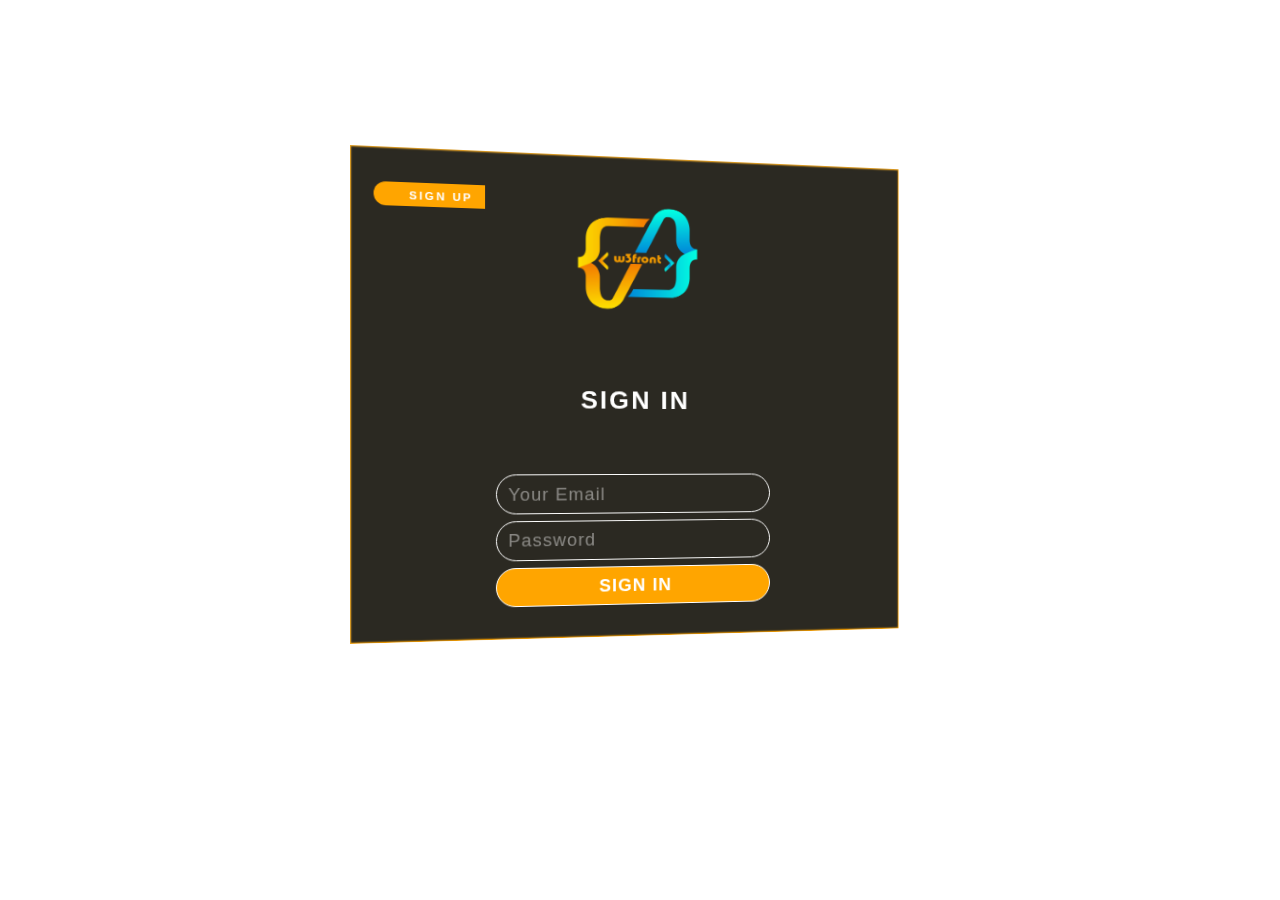
<file: 3D-form/index.html>
<!DOCTYPE html>
<html lang="en">

<head>
    <meta charset="UTF-8" />
    <meta http-equiv="X-UA-Compatible" content="IE=edge" />
    <meta name="viewport" content="width=device-width, initial-scale=1.0" />
    <title>3D Form</title>
    <link rel="stylesheet" href="style.css" />
</head>

<body>
    <div class="container">
        <div class="forms-wrapper">
            <form class="signin-form">
                <img src="./images/w3front-png.png" alt="" />
                <a href="#" class="signup-btn">Sign Up</a>
                <h2>Sign In</h2>
                <div class="inputs-wrapper">
                    <input type="text" placeholder="Your Email" />
                    <input type="password" placeholder="Password" />
                    <input type="submit" value="Sign In" />
                </div>
            </form>
            <form class="signup-form">
                <img src="./images/w3front-png.png" alt="" />
                <a href="#" class="signin-btn">Sign In</a>
                <h2>Sign Up</h2>
                <div class="inputs-wrapper">
                    <input type="text" placeholder="Your Name" />
                    <input type="text" placeholder="Your Email" />
                    <input type="password" placeholder="Password" />
                    <input type="password" placeholder="Confirm Password" />
                    <input type="submit" value="Sign Up" />
                </div>
            </form>
        </div>
    </div>

    <script src="script.js"></script>
</body>

</html>
</file>
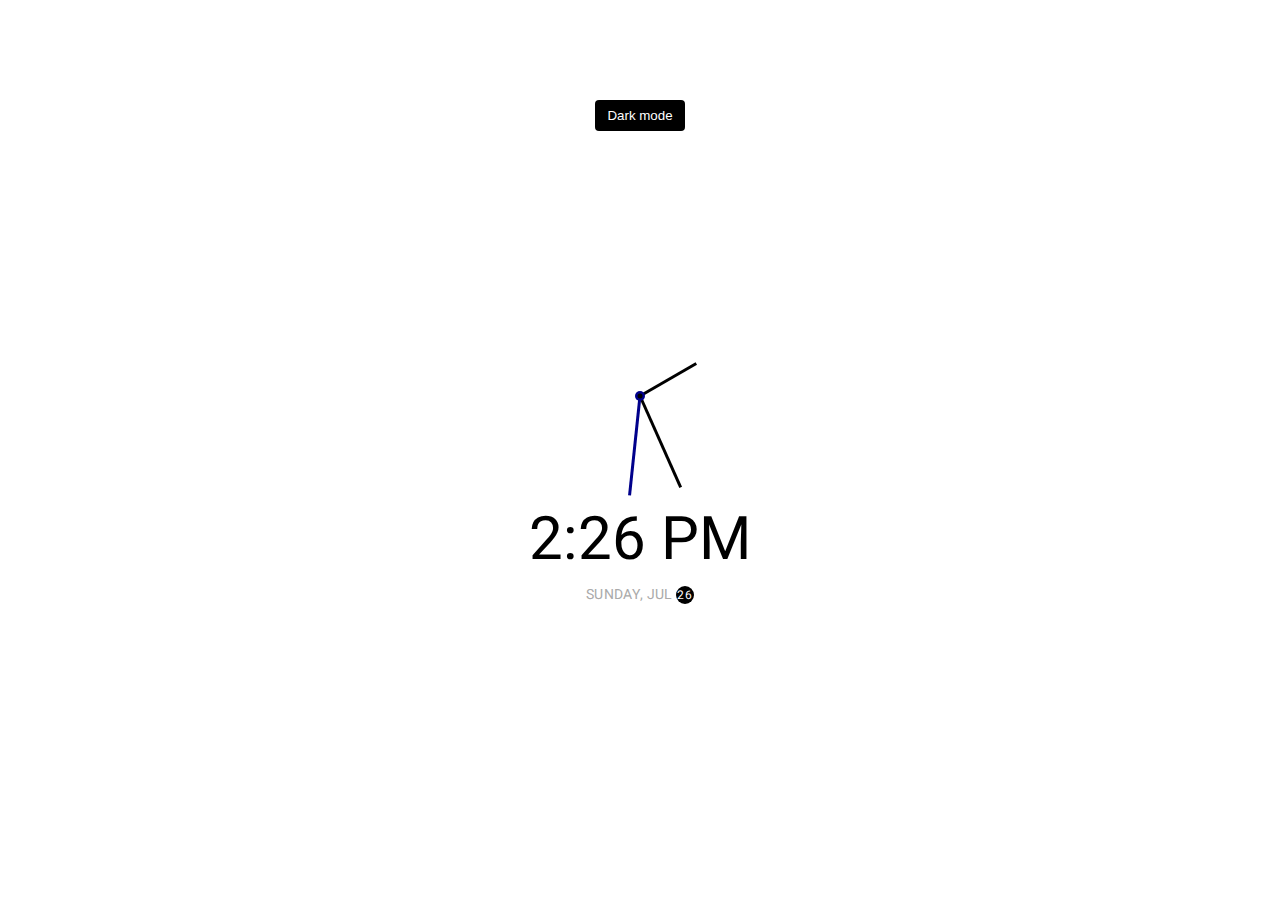
<file: dark&light-clock/index.html>
<!DOCTYPE html>
<html lang="en">
  <head>
    <meta charset="UTF-8" />
    <meta name="viewport" content="width=device-width, initial-scale=1.0" />
    <link rel="stylesheet" href="style.css" />
    <title>Dark & light Clock</title>
  </head>
  <body>

    <button class="toggle">Dark mode</button>

    <div class="clock-container">
      <div class="clock">
        <div class="needle hour"></div>
        <div class="needle minute"></div>
        <div class="needle second"></div>
        <div class="center-point"></div>
      </div>

      <div class="time"></div>
      <div class="date"></div>
    </div>

    <script src="script.js"></script>
  </body>
</html>
</file>
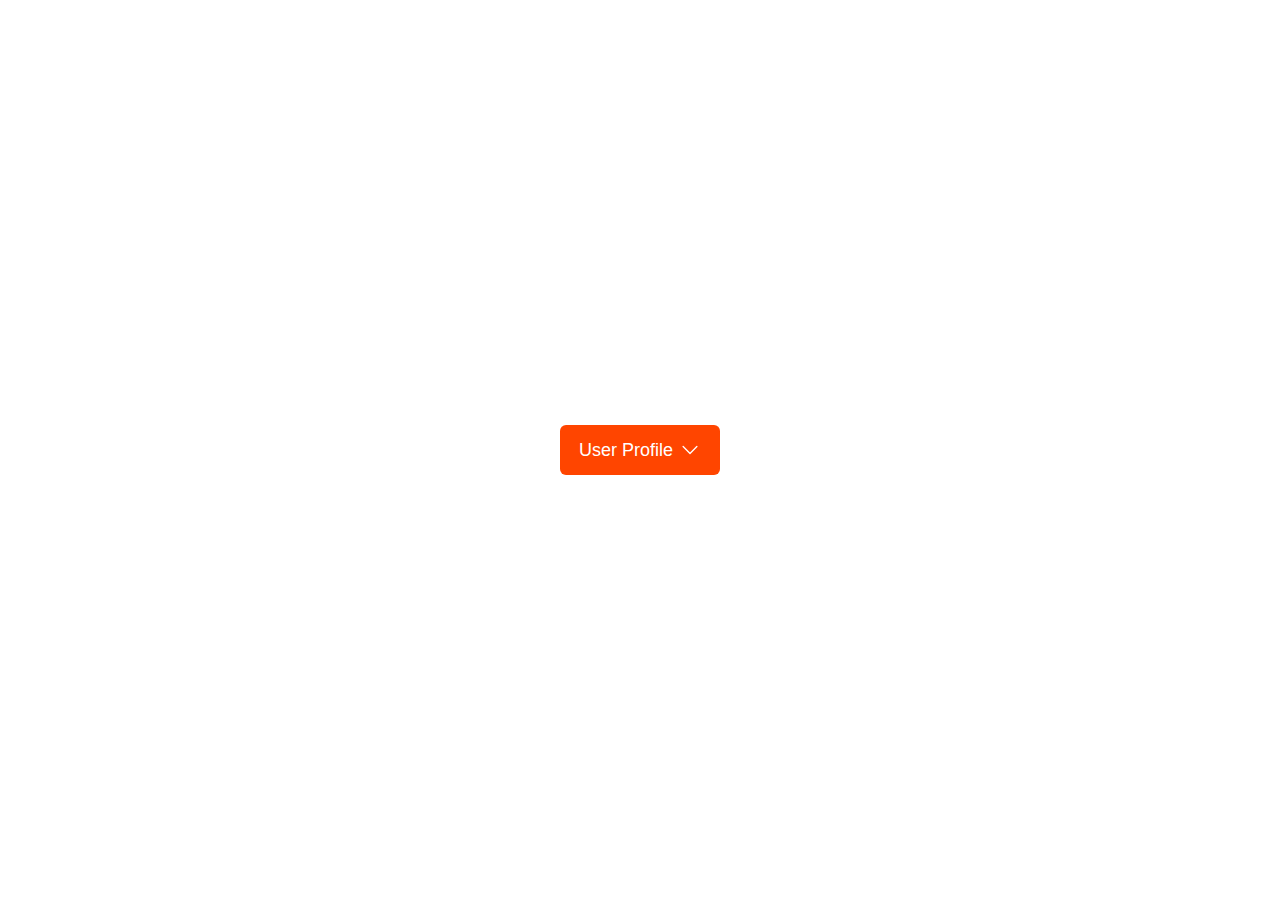
<file: dropdown-hover-menu/index.html>
<!DOCTYPE html>
<html>
    <head>
        <meta charset="UTF-8">
        <meta http-equiv="X-UA-Compatible" content="IE=edge">
        <meta name="viewport" content="width=device-width, initial-scale=1.0">
        <title>hover-dropdown</title>
        <link rel="stylesheet" href="styles/app.css">
    </head>
    <body>
        <div class="dropdown">
            <button class="dropdown__btn">
                User Profile
                <svg xmlns="http://www.w3.org/2000/svg" fill="none" viewBox="0 0 24 24" stroke-width="1.5" stroke="currentColor">
                    <path stroke-linecap="round" stroke-linejoin="round" d="M19.5 8.25l-7.5 7.5-7.5-7.5" />
                </svg>                  
            </button>
            <div class="dropdown__content">
                <a href="#">Basket</a>
                <a href="#">Courses</a>
                <a href="#">Account</a>
                <a href="#">Logout</a>
            </div>
        </div>
    </body>
</html>
</file>
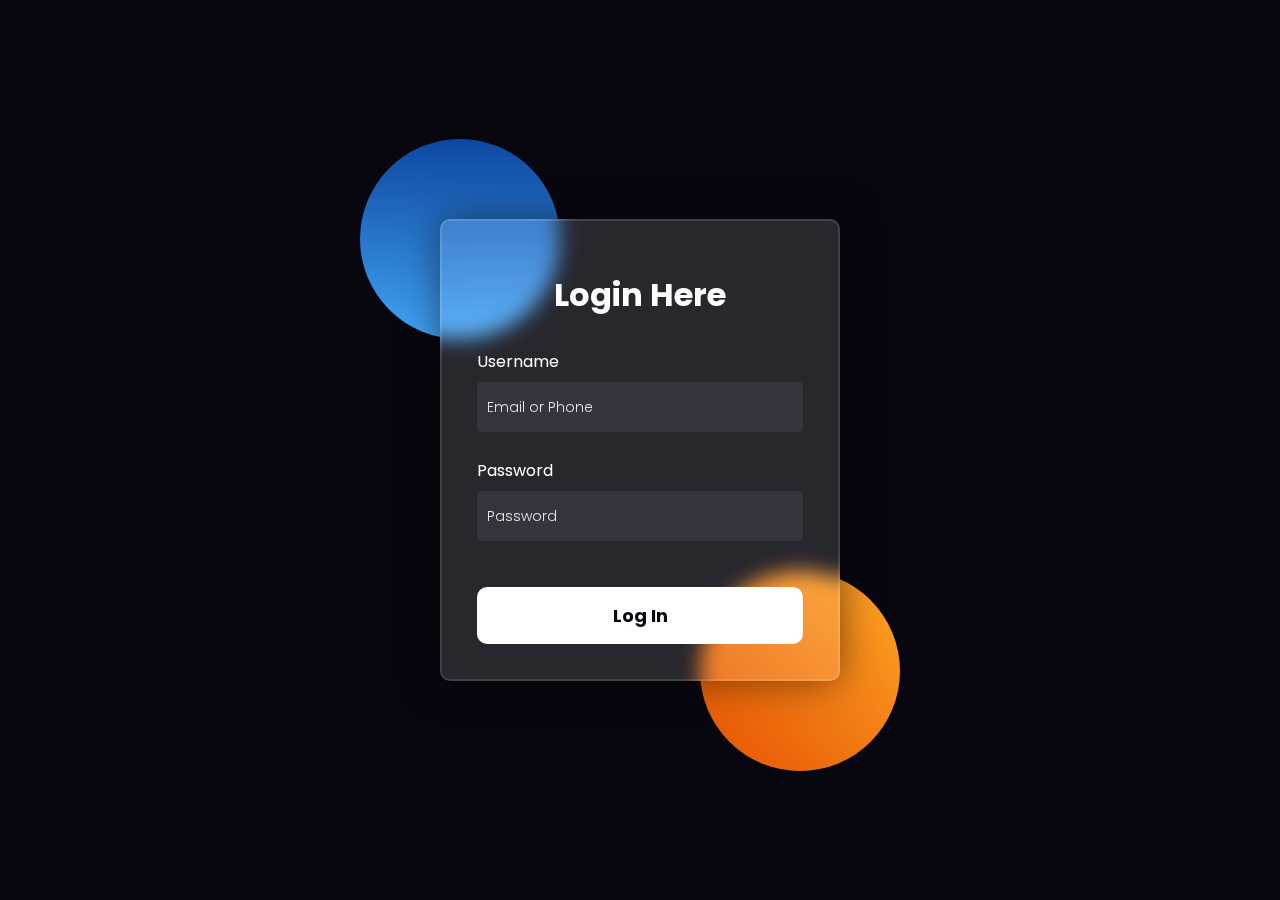
<file: Glassmorphism-login/index.html>
<!DOCTYPE html>
<html lang="en">
<head>
    <meta charset="UTF-8">
    <meta name="viewport" content="width=device-width, initial-scale=1.0">
    <title>Glassmorphism-login</title>
    <link rel="stylesheet" href="styles/app.css">
    <link href="https://fonts.googleapis.com/css2?family=Poppins&display=swap" rel="stylesheet">
</head>
<body>
    <div class="wrapper">
        <div class="shape shape--one"></div>
        <div class="shape shape--two"></div>
        <form action="#" class="form">
            <h2 class="form__title">Login Here</h2>
            <div class="form__input-wrapper">
                <label class="form__label" for="username">Username</label>
                <input type="text" class="form__input" id="username" placeholder="Email or Phone">
            </div>
            <div>
                <label class="form__label" for="password">Password</label>
                <input type="password" class="form__input" id="password" placeholder="Password">
            </div>
            <button type="submit" class="form__submit-btn">Log In</button>
        </form>
    </div>
</body>
</html>
</file>
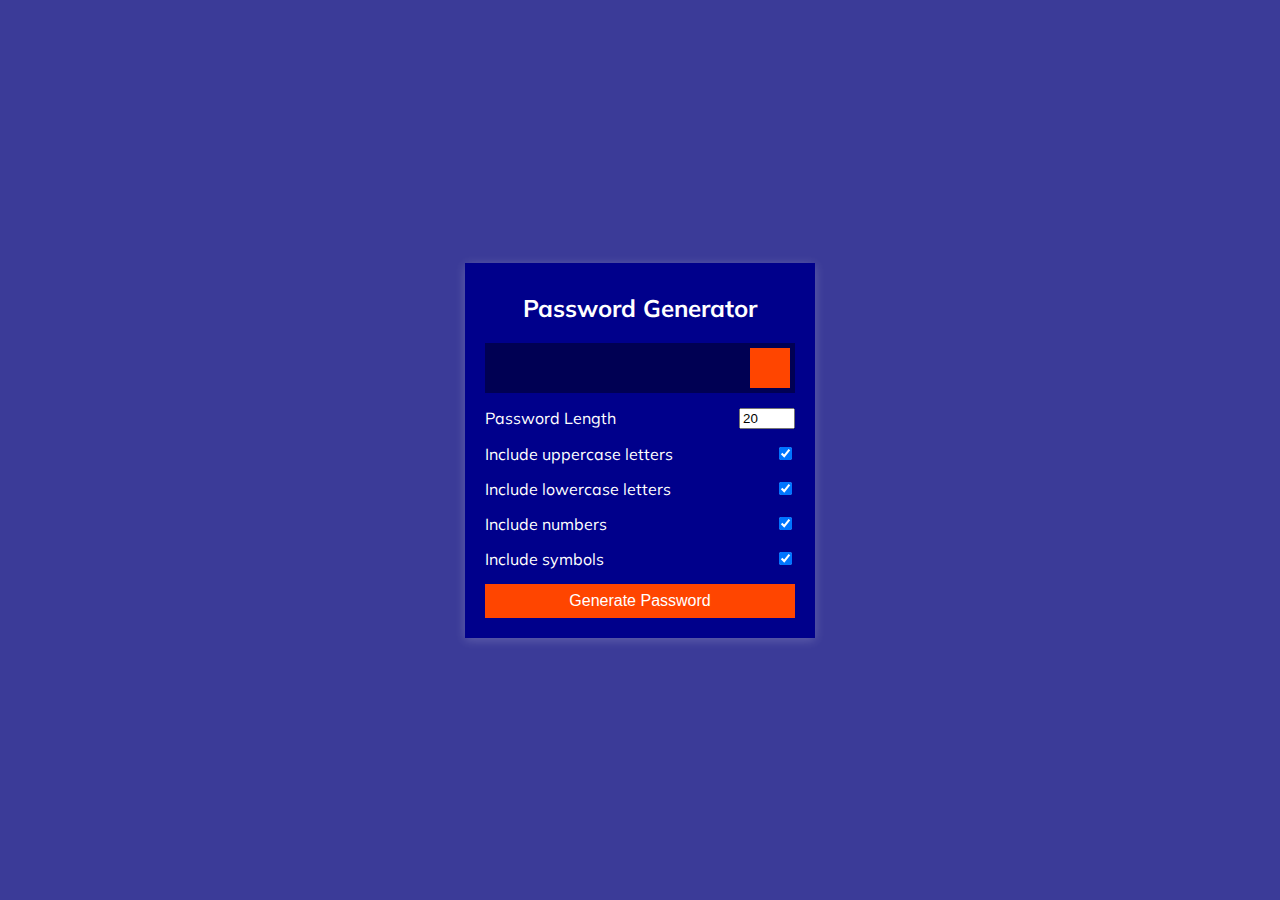
<file: password-generator/index.html>
<!DOCTYPE html>
<html lang="en">
  <head>
    <meta charset="UTF-8" />
    <meta name="viewport" content="width=device-width, initial-scale=1.0" />
    <link rel="stylesheet" href="https://cdnjs.cloudflare.com/ajax/libs/font-awesome/5.14.0/css/all.min.css" integrity="sha512-1PKOgIY59xJ8Co8+NE6FZ+LOAZKjy+KY8iq0G4B3CyeY6wYHN3yt9PW0XpSriVlkMXe40PTKnXrLnZ9+fkDaog==" crossorigin="anonymous" />
    <link rel="stylesheet" href="style.css" />
    <title>Password Generator</title>
  </head>
  <body>
    <div class="container">
      <h2>Password Generator</h2>
      <div class="result-container">
        <span id="result"></span>
        <button class="btn" id="clipboard">
          <i class="far fa-clipboard"></i>
        </button>
      </div>
      <div class="settings">
        <div class="setting">
          <label>Password Length</label>
          <input type="number" id="length" min="4" max="20" value="20">
        </div>
        <div class="setting">
          <label>Include uppercase letters</label>
          <input type="checkbox" id="uppercase" checked>
        </div>
        <div class="setting">
          <label>Include lowercase letters</label>
          <input type="checkbox" id="lowercase" checked>
        </div>
        <div class="setting">
          <label>Include numbers</label>
          <input type="checkbox" id="numbers" checked>
        </div>
        <div class="setting">
          <label>Include symbols</label>
          <input type="checkbox" id="symbols" checked>
        </div>
      </div>

      <button class="btn btn-large" id="generate">
        Generate Password
      </button>
    </div>
    <script src="script.js"></script>
  </body>
</html>
</file>
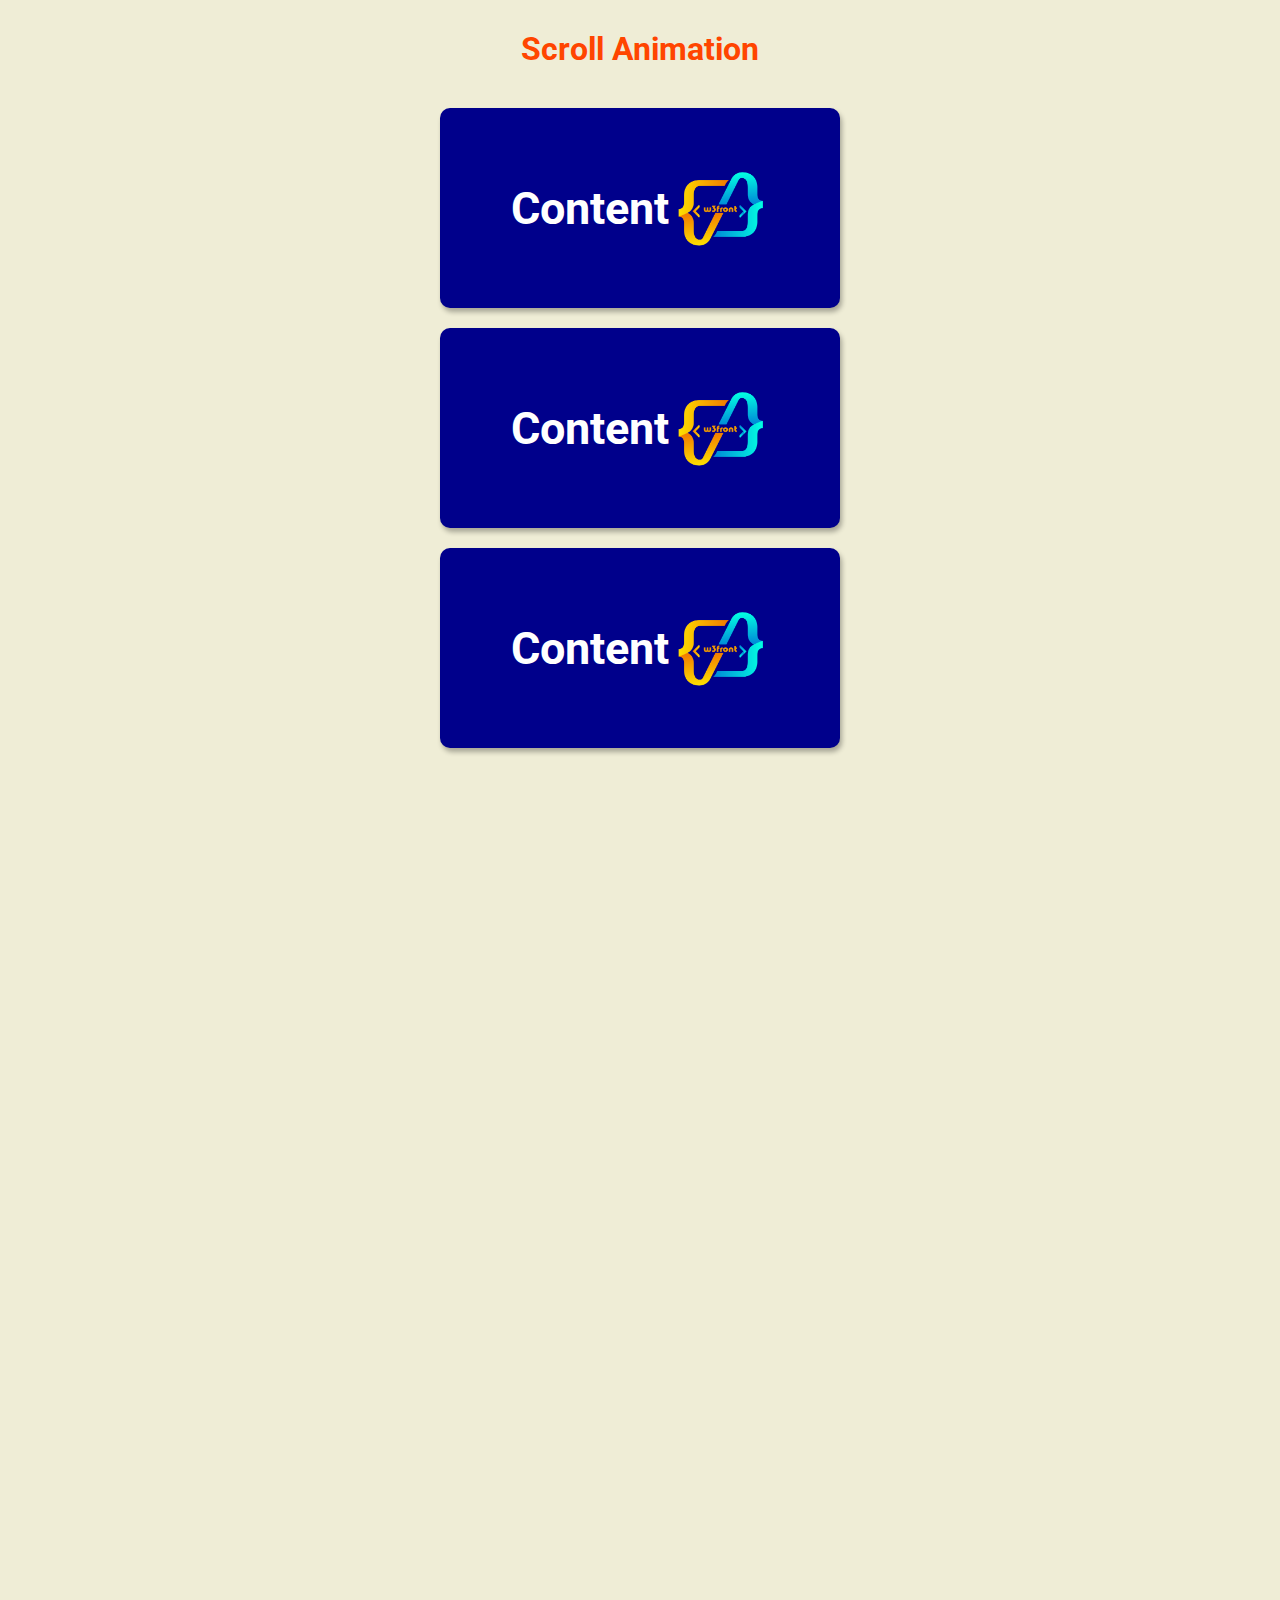
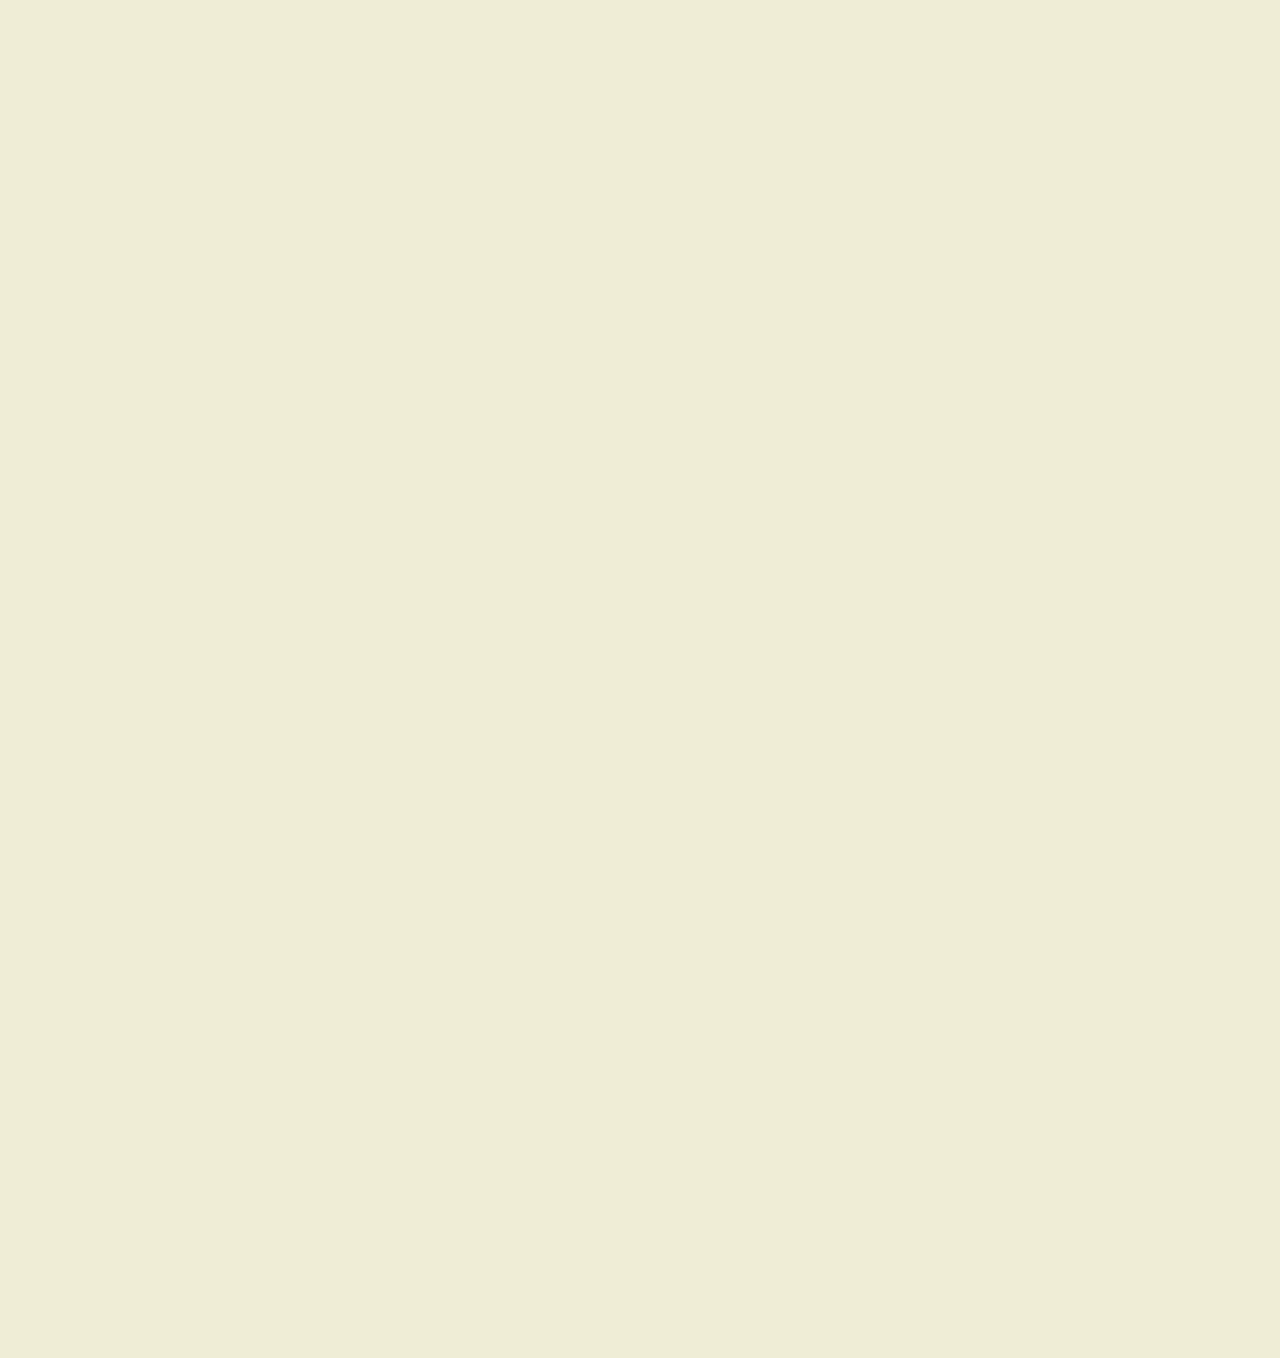
<file: scroll-animation/index.html>
<!DOCTYPE html>
<html lang="en">
  <head>
    <meta charset="UTF-8" />
    <meta name="viewport" content="width=device-width, initial-scale=1.0" />
    <link rel="stylesheet" href="style.css" />
    <title>Scroll Animation</title>
  </head>
  <body>
    <h1>Scroll Animation</h1>
    <div class="box">
      <h2>Content</h2>
      <img src="./imgs//w3front-png.png" />
    </div>
    <div class="box">
      <h2>Content</h2>
      <img src="./imgs//w3front-png.png" />
    </div>
    <div class="box">
      <h2>Content</h2>
      <img src="./imgs//w3front-png.png" />
    </div>
    <div class="box">
      <h2>Content</h2>
      <img src="./imgs//w3front-png.png" />
    </div>
    <div class="box">
      <h2>Content</h2>
      <img src="./imgs//w3front-png.png" />
    </div>
    <div class="box">
      <h2>Content</h2>
      <img src="./imgs//w3front-png.png" />
    </div>
    <div class="box">
      <h2>Content</h2>
      <img src="./imgs//w3front-png.png" />
    </div>
    <div class="box">
      <h2>Content</h2>
      <img src="./imgs//w3front-png.png" />
    </div>
    <div class="box">
      <h2>Content</h2>
      <img src="./imgs//w3front-png.png" />
    </div>
    <div class="box">
      <h2>Content</h2>
      <img src="./imgs//w3front-png.png" />
    </div>
    <div class="box">
      <h2>Content</h2>
      <img src="./imgs//w3front-png.png" />
    </div>
    <div class="box">
      <h2>Content</h2>
      <img src="./imgs//w3front-png.png" />
    </div>
    <div class="box">
      <h2>Content</h2>
      <img src="./imgs//w3front-png.png" />
    </div>
    <script src="script.js"></script>
  </body>
</html>
</file>
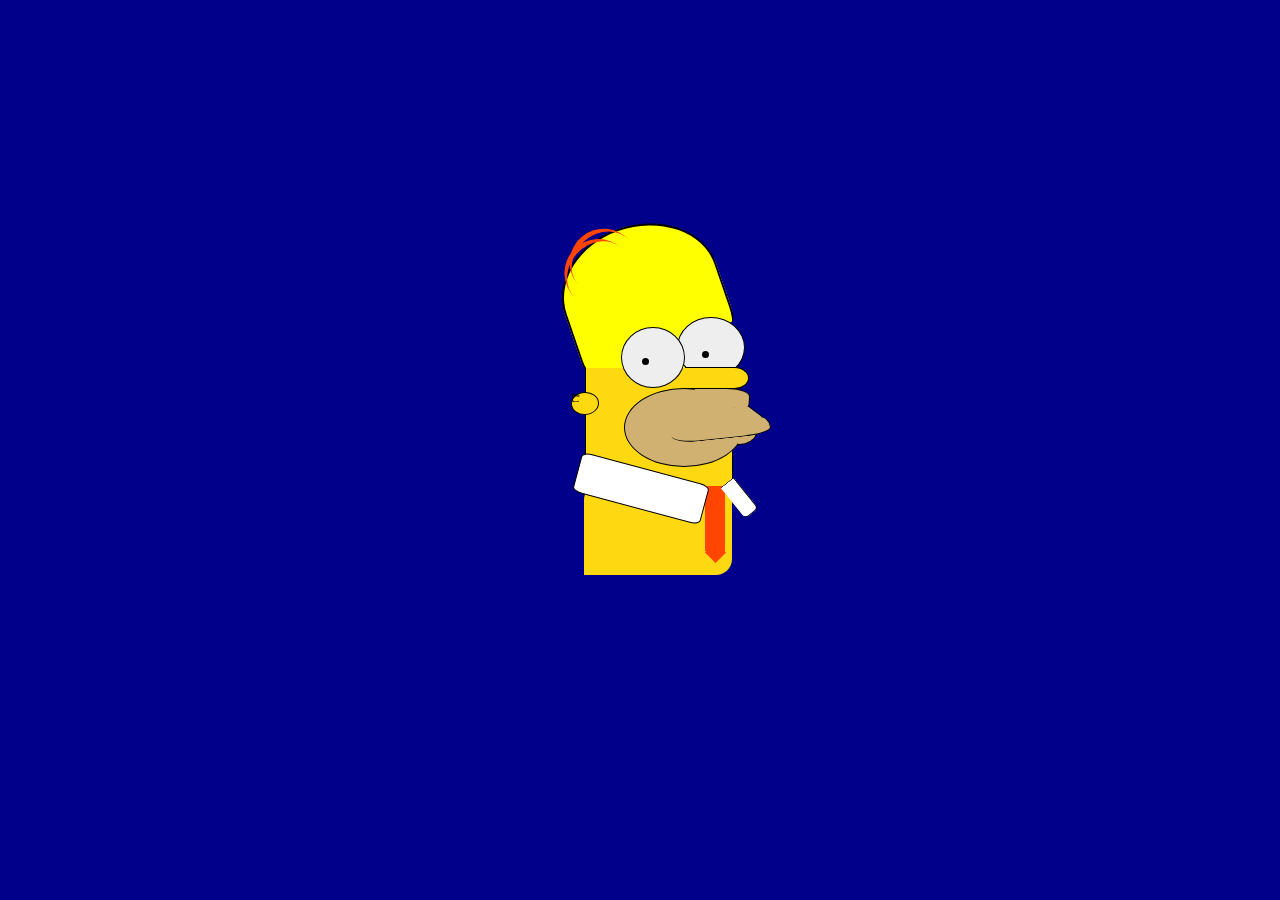
<file: Simpson/index.html>
<!DOCTYPE html>
<html lang="en">

<head>
    <meta charset="UTF-8" />
    <meta http-equiv="X-UA-Compatible" content="IE=edge" />
    <meta name="viewport" content="width=device-width, initial-scale=1.0" />
    <link rel="stylesheet" href="style.css" />
    <title>Simpson</title>
</head>

<body>
    <div class="container">
        <div class="h-h-body">
            <div class="hair">
                <div class="hair1"></div>
                <div class="hair2"></div>
            </div>
        </div>
        <div class="body">
            <div class="eye">
                <div class="first-eye"></div>
                <div class="second-eye"></div>
            </div>
            <div class="nose"></div>
            <div class="ear"><span class="inner"></span></div>
            <div class="mouse-left"></div>
            <div class="mouse-right"></div>
            <span class="four"></span>
            <span class="four-two"></span>
        </div>
        <div class="shirt">
            <span class="tie"></span>
        </div>
    </div>
</body>

</html>
</file>
<file: 3D-form/style.css>
* {
  margin: 0;
  padding: 0;
  box-sizing: border-box;
  text-decoration: none;
  font-family: "Gill Sans", "Gill Sans MT", "Trebuchet MS", sans-serif,
    sans-serif;
}

html {
  font-size: 72.5%;
}

.container {
  width: 100%;
  height: 100vh;
  perspective: 100rem;
  position: relative;
}

.forms-wrapper {
  transform-style: preserve-3d;
  position: absolute;
  top: calc(40% - 18.5rem);
  left: calc(50% - 25rem);
  transform: rotateY(10deg);
  transition: transform 0.8s, left 0.5s;
}

.forms-wrapper.change {
  transform: rotateY(70deg);
  left: calc(50% + 25rem);
}

.forms-wrapper form {
  width: 50rem;
  height: 43rem;
  background-color: #2b2922;
  display: flex;
  flex-direction: column;
  justify-content: space-around;
  align-items: center;
  box-shadow: 0.1rem 0.1rem 0.1rem #eaa526 inset,
    -0.1rem -0.1rem 0.1rem orange inset;
  position: absolute;
}

.signup-form {
  transform: rotateY(270deg) translateZ(25rem) translateX(-25rem);
}

.signin-form img {
  width: 150px;
  height: 150px;
}

.signup-form img {
  width: 150px;
  height: 150px;
}

form a {
  position: absolute;
  top: 3rem;
  background-color: orange;
  font-weight: 600;
  text-transform: uppercase;
  color: #fff;
  letter-spacing: 0.2rem;
}

.signup-btn {
  left: 2rem;
  padding: 0.5rem 1rem 0.5rem 3rem;
  border-radius: 50px 0 0 50px;
}

.signin-btn {
  right: 2rem;
  padding: 0.5rem 3rem 0.5rem 1rem;
  border-radius: 0px 50px 50px 0px;
}

form h2 {
  font-size: 2.3rem;
  text-transform: uppercase;
  letter-spacing: 0.2rem;
  color: #fff;
}

.inputs-wrapper {
  display: flex;
  flex-direction: column;
}

.inputs-wrapper input {
  width: 25rem;
  height: 3.5rem;
  padding: 0.5rem 1rem;
  margin: 0.3rem 0;
  background-color: transparent;
  border: 0.1rem solid #fff;
  border-radius: 5rem;
  color: white;
  letter-spacing: 0.1rem;
  outline: none;
  font-size: 1.6rem;
}

.inputs-wrapper input::placeholder {
  color: rgba(255, 255, 255, 0.445);
  font-weight: 300;
}

.inputs-wrapper input[type="submit"] {
  background-color: orange;
  color: #fff;
  font-weight: 900;
  text-transform: uppercase;
  cursor: pointer;
}

.inputs-wrapper input[type="submit"]:hover {
  background-color: orangered;
}
</file>
<file: dark&light-clock/style.css>
@import url('https://fonts.googleapis.com/css?family=Heebo:300&display=swap');

* {
  box-sizing: border-box;
}

:root {
  --primary-color: #000;
  --secondary-color: #fff;
}

html {
  transition: all 0.5s ease-in;
}

html.dark {
  --primary-color: #fff;
  --secondary-color: #333;
}

html.dark {
  background-color: #111;
  color: var(--primary-color);
}

body {
  font-family: 'Heebo', sans-serif;
  display: flex;
  align-items: center;
  justify-content: center;
  height: 100vh;
  overflow: hidden;
  margin: 0;
}

.toggle {
  cursor: pointer;
  background-color: var(--primary-color);
  color: var(--secondary-color);
  border: 0;
  border-radius: 4px;
  padding: 8px 12px;
  position: absolute;
  top: 100px;
}

.toggle:focus {
  outline: none;
}

.clock-container {
  display: flex;
  flex-direction: column;
  justify-content: space-between;
  align-items: center;
}

.clock {
  position: relative;
  width: 200px;
  height: 200px;
}

.needle {
  background-color: var(--primary-color);
  position: absolute;
  top: 50%;
  left: 50%;
  height: 65px;
  width: 3px;
  transform-origin: bottom center;
  transition: all 0.5s ease-in;
}

.needle.hour {
  transform: translate(-50%, -100%) rotate(0deg);
}

.needle.minute {
  transform: translate(-50%, -100%) rotate(0deg);
  height: 100px;
}

.needle.second {
  transform: translate(-50%, -100%) rotate(0deg);
  height: 100px;
  background-color:darkblue;
}

.center-point {
  background-color: darkblue;
  width: 10px;
  height: 10px;
  position: absolute;
  top: 50%;
  left: 50%;
  transform: translate(-50%, -50%);
  border-radius: 50%;
}

.center-point::after {
  content: '';
  background-color: var(--primary-color);
  width: 5px;
  height: 5px;
  position: absolute;
  top: 50%;
  left: 50%;
  transform: translate(-50%, -50%);
  border-radius: 50%;
}

.time {
  font-size: 60px;
}

.date {
  color: #aaa;
  font-size: 14px;
  letter-spacing: 0.3px;
  text-transform: uppercase;
}

.date .circle {
  background-color: var(--primary-color);
  color: var(--secondary-color);
  border-radius: 50%;
  height: 18px;
  width: 18px;
  display: inline-flex;
  align-items: center;
  justify-content: center;
  line-height: 18px;
  transition: all 0.5s ease-in;
  font-size: 12px;
}
</file>
<file: dropdown-hover-menu/styles/app.css>
html {
    box-sizing: border-box;
}
*, 
*::after, 
*::before{
    box-sizing: inherit;
    font: inherit;
    margin: 0;
}

body {
    font-family: 'Poppins', sans-serif;
    display: flex;
    align-items: center;
    justify-content: center;
    min-height: 100vh;
}

.dropdown{
    position: relative;
}

.dropdown__btn{
    display: flex;
    align-items: center;
    justify-content: center;
    gap: 6px;
    width: 160px;
    height: 50px;
    border-radius: 6px;
    border: none;
    outline: none;
    background-color: orangered;
    color: #fff;
    cursor: pointer;
    font-size: 18px;
    transition: all 120ms ease-in 80ms;

}
.dropdown__btn svg{
    width: 22px;
    height: 22px;
    transition: all 120ms ease-in 80ms;
}

.dropdown__content{
    position: absolute;
    top: 50px;
    width: 160px;
    padding: 16px;
    border-radius: 6px;
    background-color: #fff;
    box-shadow: 0 2px 16px rgba(0,0,0,0.1);
    transition: all 120ms ease-in 80ms;
    text-align: center;
    visibility: hidden;
    opacity: 0;
}
.dropdown__content a{
    text-decoration: none;
    color: #1b1b1b;
    display: block;
    margin-bottom: 6px;
}
.dropdown__content a:hover{
    color: orangered;
}
.dropdown__content a:last-child{
    margin-bottom: 0;
}
.dropdown:hover .dropdown__btn{
    background-color: #1565C0;
}
.dropdown:hover .dropdown__btn svg{
    transform: rotate(180deg);
}
.dropdown:hover .dropdown__content{
    visibility: visible;
    opacity: 1;
    transform: translateY(12px);
}
</file>
<file: Glassmorphism-login/styles/app.css>
html {
    box-sizing: border-box;
}
*, 
*::after, 
*::before{
    box-sizing: inherit;
    margin: 0;
}
body{
    font-family: "Poppins";
    background-color:  #080710;

    display: flex;
    align-items: center;
    justify-content: center;
    height: 100vh;
}

input, button{
    font-family: inherit;
    border: none;
    outline: none;
}

.wrapper{
    width: 400px;
    position: relative;
}

.shape{
    width: 200px;
    height: 200px;
    border-radius: 100%;
    position: absolute;
    z-index: -1;
}
.shape--one{
    background: linear-gradient(#0D47A1, #42A5F5);
    top: -80px;
    left: -80px;
}
.shape--two{
    background: linear-gradient(45deg, #E65100, #FFA726);
    bottom: -90px;
    right: -60px;
}

.form{
    width: 100%;
    height: 100%;
    background-color: rgba(255,255,255,0.13);
    color: #fff;
    padding: 50px 35px 35px 35px;
    border: 2px solid rgba(255,255,255,0.13);
    border-radius: 10px;
    box-shadow: 0 0 40px rgba(0,0,0,0.5);
    backdrop-filter: blur(10px);
}

.form__title{
    font-size: 32px;
    text-align: center;
    margin-bottom: 30px;
}

.form__input-wrapper{
    margin-bottom: 26px;
}
.form__label{
    font-size: 16px;
}
.form__input{
    font-size: 14px;
    font-weight: 300;
    display: block;
    height: 50px;
    background-color: rgba(255,255,255,0.07);
    padding: 0 10px;
    width: 100%;
    margin-top: 8px;
    color: #fff;
    border-radius: 4px;
}
.form__input::placeholder{
    color: #e5e5e5;
}

.form__submit-btn{
    background-color: #fff;
    color: #080710;
    border-radius: 10px;
    text-align: center;
    padding: 15px 0;
    display: block;
    font-size: 18px;
    width: 100%;
    margin-top: 46px;
    font-weight: bold;
    cursor: pointer;
    transition: all .2s linear;
 
}
.form__submit-btn:hover{
    background-color: orangered;
    color: white;
}
</file>
<file: password-generator/style.css>
@import url('https://fonts.googleapis.com/css?family=Muli&display=swap');

* {
  box-sizing: border-box;
}

body {
  background-color: #3b3b98;
  color: #fff;
  font-family: 'Muli', sans-serif;
  display: flex;
  flex-direction: column;
  align-items: center;
  justify-content: center;
  height: 100vh;
  overflow: hidden;
  padding: 10px;
  margin: 0;
}

h2 {
  margin: 10px 0 20px;
  text-align: center;
}

.container {
  background-color: darkblue;
  box-shadow: 0px 2px 10px rgba(255, 255, 255, 0.2);
  padding: 20px;
  width: 350px;
  max-width: 100%;
}

.result-container {
  background-color: rgba(0, 0, 0, 0.4);
  display: flex;
  justify-content: flex-start;
  align-items: center;
  position: relative;
  font-size: 18px;
  letter-spacing: 1px;
  padding: 12px 10px;
  height: 50px;
  width: 100%;
}

.result-container #result {
  word-wrap: break-word;
  max-width: calc(100% - 40px);
  overflow-y: scroll;
  height: 100%;
}

#result::-webkit-scrollbar {
  width: 1rem;
}

.result-container .btn {
  position: absolute;
  top: 5px;
  right: 5px;
  width: 40px;
  height: 40px;
  font-size: 20px;
}

.btn {
  border: none;
  background-color: orangered;
  color: #fff;
  font-size: 16px;
  padding: 8px 12px;
  cursor: pointer;
}

.btn-large {
  display: block;
  width: 100%;
}

.setting {
  display: flex;
  justify-content: space-between;
  align-items: center;
  margin: 15px 0;
}
</file>
<file: scroll-animation/style.css>
@import url('https://fonts.googleapis.com/css2?family=Roboto:wght@400;700&display=swap');

* {
  box-sizing: border-box;
}

body {
  background-color: #efedd6;
  font-family: 'Roboto', sans-serif;
  display: flex;
  flex-direction: column;
  align-items: center;
  justify-content: center;
  margin: 0;
  overflow-x: hidden;
}

h1 {
  margin: 30px;
  color: orangered;
}

.box {
  background-color: darkblue;
  color: #fff;
  display: flex;
  align-items: center;
  justify-content: center;
  width: 400px;
  height: 200px;
  margin: 10px;
  border-radius: 10px;
  box-shadow: 2px 4px 5px rgba(0, 0, 0, 0.3);
  transform: translateX(400%);
  transition: transform 0.4s ease;
}

.box:nth-of-type(even) {
  transform: translateX(-400%);
}

.box.show {
  transform: translateX(0);
}

.box h2 {
  font-size: 45px;
}
.box img{
  width: 100px;
}
</file>
<file: Simpson/style.css>
* {
    margin: 0;
    padding: 0;
    box-sizing: border-box;
}

body {
    background-color: darkblue;
}

.container {
    position: relative;
    left: 50%;
    top: 50%;
    transform: translate(-50%, 50%);
    width: 400px;
    height: 400px;
}


/* head */

.container .h-h-body {
    width: 160px;
    height: 125px;
    background-color: yellow;
    margin: 25px auto;
    border: 2px solid black;
    border-radius: 50% 53% 5px 5px / 53% 53% 16px 12px;
    border-bottom: transparent;
    position: relative;
    transform: rotate(-19deg);
}


/* neck */

.container .h-h-body::before {
    content: "";
    position: absolute;
    background-color: yellow;
    width: 125px;
    height: 45px;
    top: 116px;
    left: 9px;
    border-radius: 70px 0 0 72px / 36% 34%;
    transform: rotate(10deg);
}


/* hair */

.container .h-h-body .hair {
    width: 100px;
    height: 50px;
    position: relative;
    top: -3px;
    transform: rotate(15deg);
    left: 13px;
}

.container .h-h-body .hair .hair1 {
    width: 68px;
    height: 68px;
    border: transparent;
    border-radius: 50%;
    border-top: 5px solid orangered;
    transform: rotate(-43deg);
    position: relative;
    top: 7px;
}

.container .h-h-body .hair .hair2 {
    width: 68px;
    height: 68px;
    border: transparent;
    border-radius: 50%;
    border-top: 5px solid orangered;
    transform: rotate(-36deg);
    position: relative;
    top: -71px;
    left: 6px;
}


/* body */

.container .body {
    width: 148px;
    height: 116px;
    background-color: #fed811;
    margin: 25px auto;
    border: 1px solid;
    border-top: transparent;
    border-bottom: transparent;
    position: relative;
    top: -7px;
    left: 19px;
}


/* eye */

.container .body .eye {
    width: 200px;
    height: 50px;
}

.container .body .eye .first-eye {
    width: 64px;
    height: 61px;
    border-radius: 50%;
    border: 1px solid black;
    position: relative;
    background-color: #eee;
    display: flex;
    justify-content: center;
    align-items: center;
    top: -41px;
    left: 35px;
    z-index: 2;
}

.container .body .eye .first-eye::before {
    content: "";
    position: absolute;
    display: flex;
    background-color: black;
    width: 7px;
    height: 7px;
    border-radius: 50%;
    top: 30px;
    left: 20px;
}

.container .body .eye .second-eye {
    width: 68px;
    height: 61px;
    border-radius: 50%;
    border: 1px solid black;
    position: relative;
    background-color: #eee;
    display: flex;
    justify-content: center;
    align-items: center;
    top: -112px;
    left: 91px;
}

.container .body .eye .second-eye::before {
    content: "";
    position: absolute;
    display: flex;
    background-color: black;
    width: 7px;
    height: 7px;
    border-radius: 50%;
    top: 33px;
    left: 24px;
}


/* nose */

.container .body .nose {
    width: 64px;
    height: 22px;
    background-color: #fed811;
    position: relative;
    border: 1px solid;
    border-left: transparent;
    border-radius: 0 25px 25px 0 / 19px 19px 19px 0;
    top: -51px;
    left: 99px;
}


/* ear */

.container .body .ear {
    width: 28px;
    height: 23px;
    border-radius: 50%;
    background-color: #fed811;
    display: block;
    position: relative;
    top: -48px;
    left: -15px;
    border: 1px solid black;
    z-index: 9;
    transform: rotate(-3deg);
}

.container .body .ear span {
    width: 7px;
    height: 9px;
    border-radius: 50%;
    border: 1px solid black;
    border-right: transparent;
    display: block;
    border-top-right-radius: 0;
    border-bottom-right-radius: 0;
    top: 5px;
    left: 6px;
    opacity: 0.9;
}

.container .body .ear span::before {
    content: "";
    position: absolute;
    width: 8px;
    border: transparent;
    border-top: 2px solid black;
    opacity: 0.6;
    left: 0;
    top: 1px;
    transform: rotate(11deg);
    z-index: 99;
}


/* mouse-left */

.container .body .mouse-left {
    width: 120px;
    height: 79px;
    border-radius: 50%;
    border: 1px solid black;
    position: relative;
    background-color: #d0b171;
    top: -75px;
    left: 38px;
}

.container .body .mouse-left::before {
    content: "";
    position: absolute;
    width: 54px;
    height: 18px;
    background-color: #d0b171;
    border: 1px solid black;
    border-radius: 0 50% 3px 0 / 0 50% 64% 0;
    border-left: transparent;
    border-bottom: transparent;
    left: 70px;
    z-index: 999;
    top: -1px;
}

.container .body .mouse-left::after {
    content: "";
    position: absolute;
    width: 18px;
    height: 12px;
    background-color: #d0b171;
    top: 43px;
    left: 113px;
    border: 1px solid;
    border-top: transparent;
    border-left: transparent;
    border-top-right-radius: 50% 0;
    border-bottom-right-radius: 111%;
}


/* mouse-right */

.container .body .mouse-right {
    width: 44px;
    height: 22px;
    border: 1px solid black;
    position: relative;
    border-left: transparent;
    border-top: transparent;
    border-top-left-radius: 0;
    border-top-right-radius: 0;
    transform: rotate(-53deg);
    top: -124px;
    left: 135px;
    border-bottom: transparent;
}

.container .body .mouse-right::before {
    content: "";
    position: absolute;
    width: 99px;
    height: 17px;
    border: 1px solid black;
    border-top: transparent;
    border-left: transparent;
    background-color: #d0b171;
    border-top-right-radius: 20px;
    transform: rotate(47deg);
    top: -15px;
    left: -42px;
    border-bottom-right-radius: 50% 65%;
    border-top-left-radius: 50%;
    border-bottom-left-radius: 50% 79%;
}

.container .body .mouse-right::after {
    content: "";
    position: absolute;
    width: 26px;
    height: 27px;
    background-color: #d0b171;
    top: -9px;
    left: 17px;
    border-bottom-left-radius: 50%;
}


/* shirt */

.container .body .four {
    width: 132px;
    height: 41px;
    border: 1px solid black;
    position: relative;
    background-color: #fff;
    display: block;
    border-radius: 10px / 5px;
    top: -96px;
    left: -11px;
    transform: rotate(15deg);
}

.container .body .four-two {
    width: 17px;
    height: 40px;
    border: 1px solid black;
    position: relative;
    background-color: #fff;
    display: block;
    top: -127px;
    left: 145px;
    transform: rotate(141deg);
    border-radius: 25% / 1px;
    border-top-left-radius: 5px;
    border-top-right-radius: 5px;
    border: 1px solid black;
    border-right: transparent;
}

.container .shirt {
    width: 148px;
    height: 91px;
    background-color: #fed811;
    position: relative;
    left: 144px;
    top: -32px;
    z-index: -1;
    border-radius: 16px 0;
}

.container .shirt::after {
    width: 20px;
    height: 65px;
    background-color: orangered;
    z-index: 999;
    position: absolute;
    left: 121px;
    top: 2px;
    content: "";
}

.container .shirt .tie {
    position: absolute;
    width: 15px;
    height: 15px;
    background-color: orangered;
    top: 61px;
    left: 123.5px;
    transform: rotate(45deg);
}
</file>
